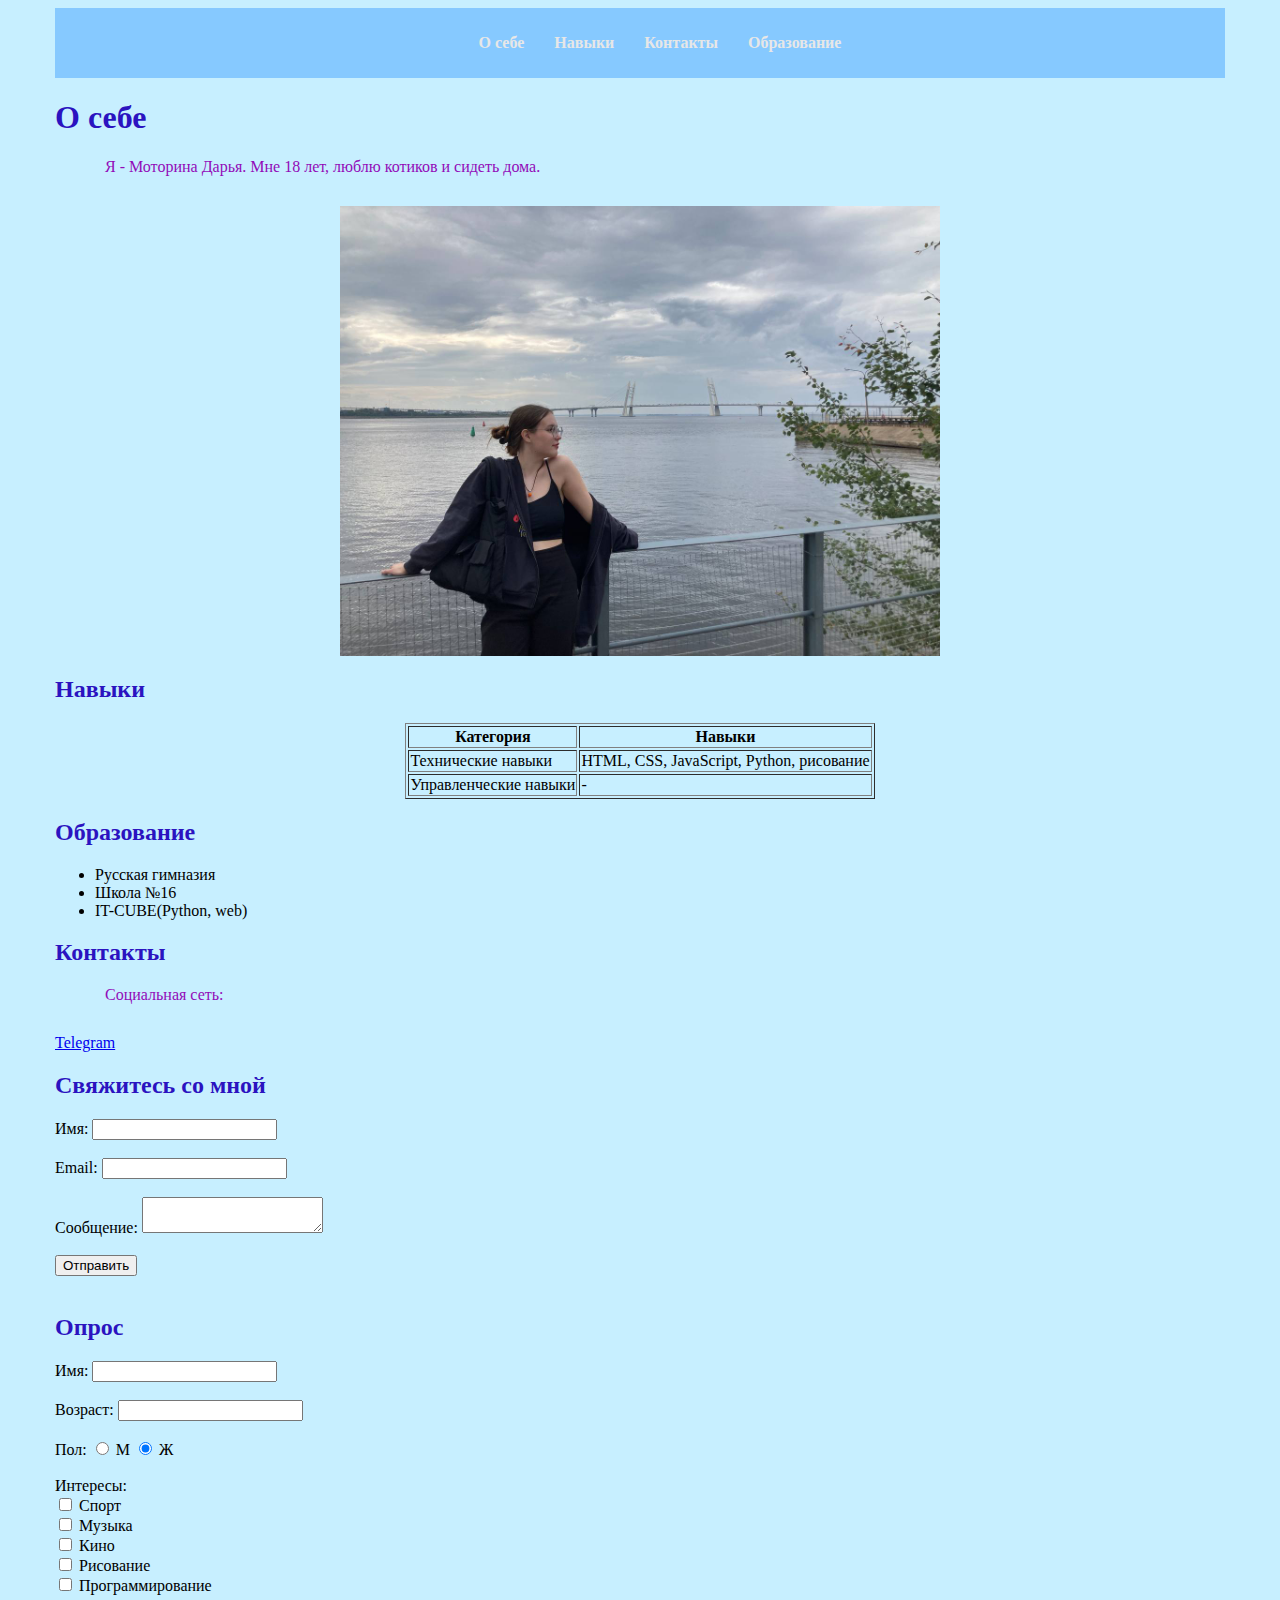
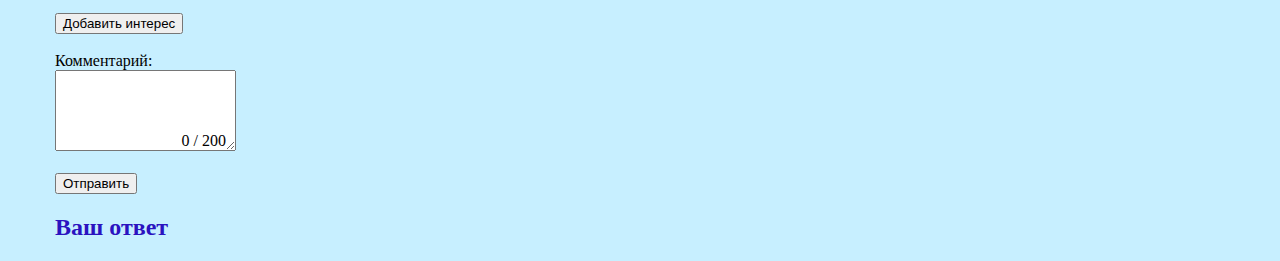
<file: веб-страница визитки — копия/index.html>
<!DOCTYPE html>
<html lang="ru">

<head>
    <meta charset="UTF-8">
    <meta name="viewport" content="width=device-width, initial-scale=1.0">
    <meta http-equiv="X-UA-Compatible" content="ie=edge">
    <title>Веб визитка</title>
    <link rel="stylesheet" href="styles/style.css">
</head>

<body>
    <div class="container">
        <nav>
            <ul>
                <li><a href="#блок1">О себе</a></li>
                <li><a href="#блок2">Навыки</a></li>
                <li><a href="#блок4">Контакты</a></li>
                <li><a href="#блок3">Образование</a></li>
            </ul>
        </nav>
        <h1 id="блок1">О себе</h1>
        <p class="text">Я - Моторина Дарья. Мне 18 лет, люблю котиков и сидеть дома.</p>
    </div>
    <div class="container">
        <img class="images" src="images/my_photo.jpg" alt="моя карсивая фотка" width="600px">
        <h2 id="блок2">Навыки</h2>
        <table border="1">
            <tr>
                <th>Категория</th>
                <th>Навыки</th>
            </tr>
            <tr>
                <td>Технические навыки</td>
                <td>HTML, CSS, JavaScript, Python, рисование</td>
            </tr>
            <tr>
                <td>Управленческие навыки</td>
                <td>-</td>
            </tr>
        </table>
        <h2 id="блок3">Образование</h2>
        <ul>
            <li>Русская гимназия</li>
            <li>Школа №16</li>
            <li>IT-CUBE(Python, web)</li>
        </ul>
        <h2 id="блок4">Контакты</h2>
        <p class="text">Сoциальная сеть:</p>
        <a href="https://web.telegram.org/a/" target="_blank">Telegram</a>

        <h2>Свяжитесь со мной</h2>
        <form id="feedbackForm">
            <label for="name">Имя:</label>
            <input type="text" id="name" name="name"><br><br>

            <label for="email">Email:</label>
            <input type="email" id="email" name="email"><br><br>

            <label for="message">Сообщение:</label>
            <textarea id="message" name="message"></textarea><br><br>

            <button type="submit">Отправить</button>
        </form>

        <br>

        <h2>Опрос</h2>
        <form id="otherForm">
            <label for="name">Имя:</label>
            <input type="text" id="otherName" name="name"><br><br>

            <label for="age">Возраст:</label>
            <input type="text" id="otherAge" name="age"><br><br>


            <label for="gender">Пол:</label>
            <input type="radio" id="gender" name="gender" value="Мужской">
            <label for="gender">М</label>

            <input type="radio" id="gender2" name="gender" value="Женский" checked>
            <label for="gender2">Ж</label><br><br>


            <label for="interests">Интересы:</label><br>

            <div class="interest">
                <label>
                    <input type="checkbox" class="interests" name="interests">
                     <span>Спорт</span>
                </label>
                <br>
                <label>
                    <input type="checkbox" class="interests" name="interests">
                    <span>Музыка</span>
                </label>
                <br>
                <label>
                    <input type="checkbox" class="interests" name="interests">
                    <span>Кино</span>
                </label>
                <br>
                <label>
                    <input type="checkbox" class="interests" name="interests">
                    <span>Рисование</span>
                </label>
                <br>
                <label>
                    <input type="checkbox" class="interests" name="interests">
                    <span>Программирование</span>
                </label>
                <br>
            </div>

            <br>
            <button class="buttonAddInterests">Добавить интерес</button><br><br>

            <div class="comment">
                <label for="message">Комментарий:</label><br>
                <textarea id="message" name="message" class="message" maxlength="200" rows="5"></textarea>
                <span class="counter-text">
                    <span class="counter-text__current">0</span>
                    /
                    <span class="counter-text__total">200</span>
                </span>

            </div>
            <br><br>

            <button type="submit" class="submit">Отправить</button>
        </form>

        <h2>Ваш ответ</h2>
        <div class="text-field" id="printBlock">
        </div>
    </div>


    <script src="js.js"></script>
</body>

</html>
</file>
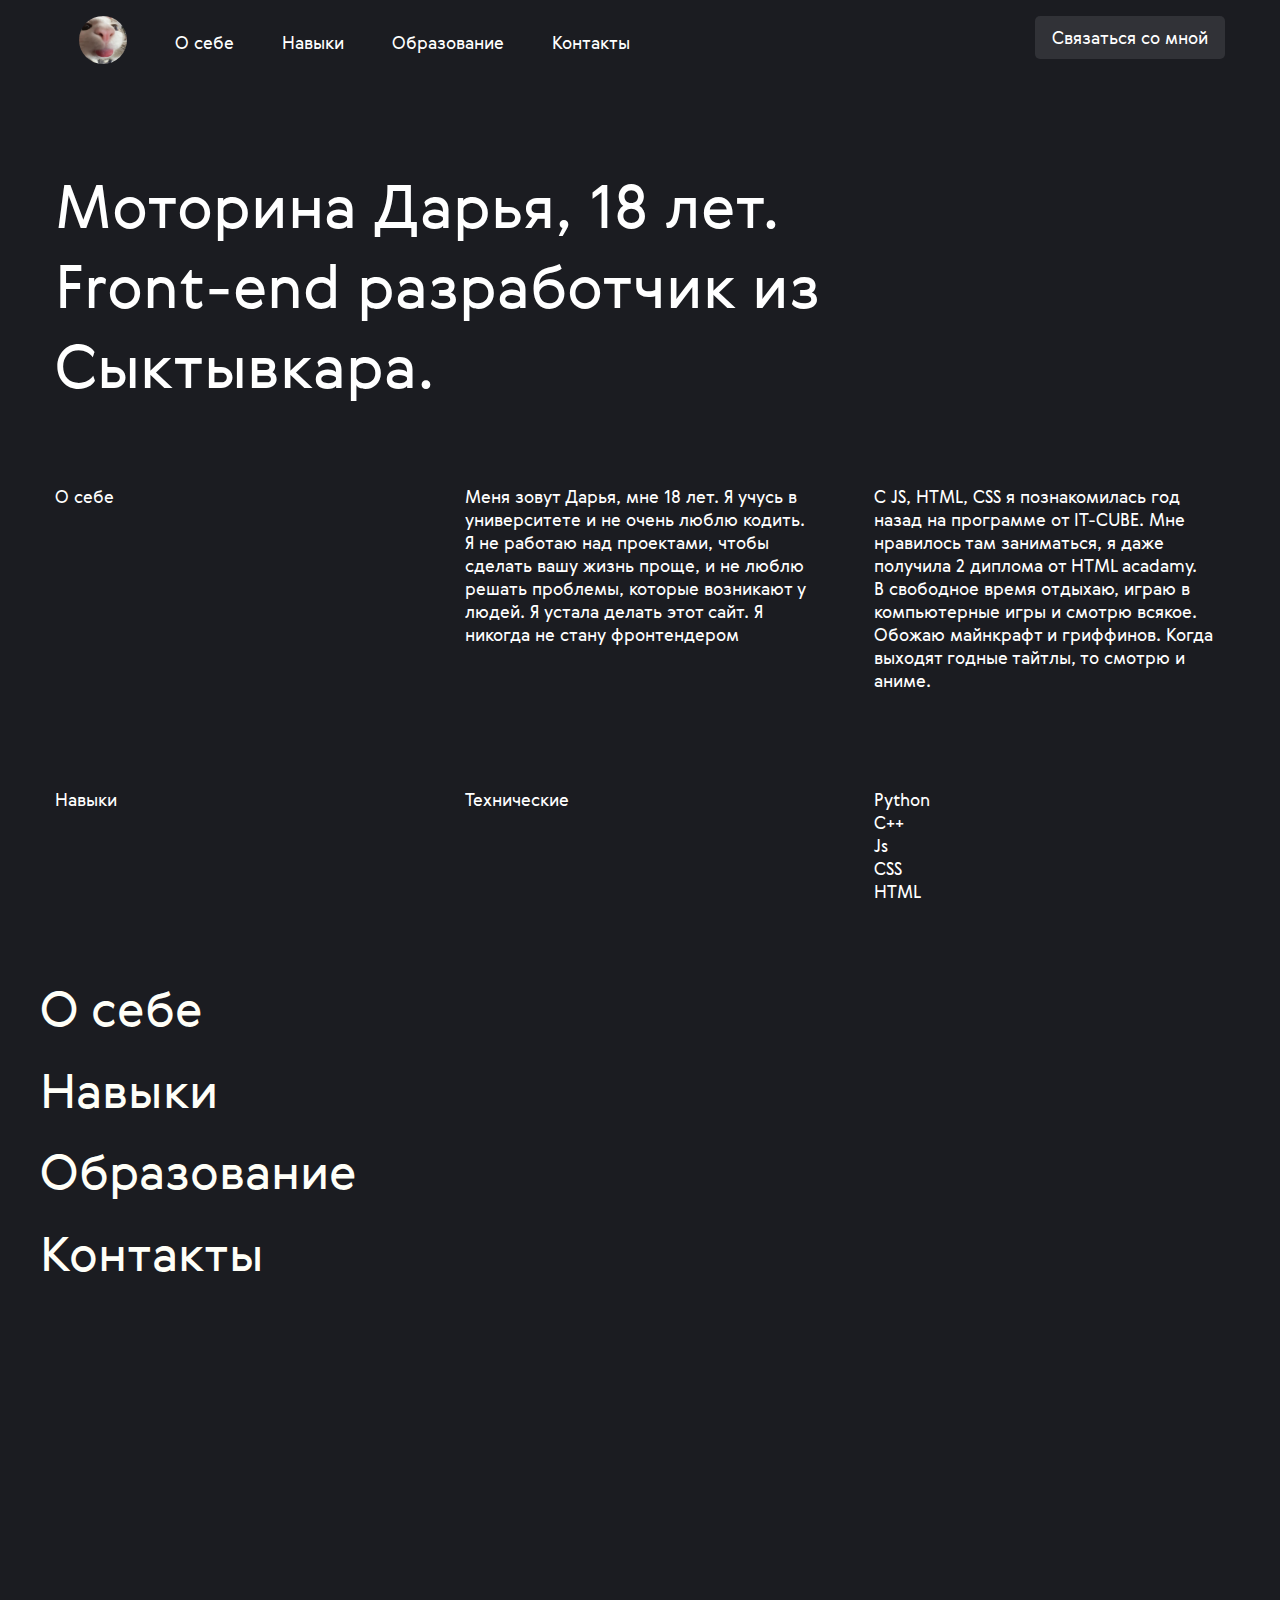
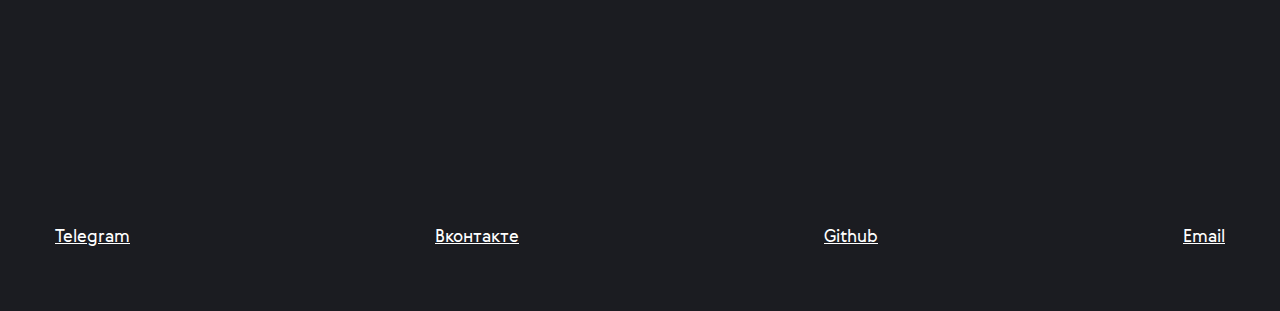
<file: Верстка веб-страницы по шаблону/index.html>
<!DOCTYPE html>
<html lang="ru">

<head>
    <meta charset="UTF-8">
    <meta name="viewport" content="width=device-width, initial-scale=1.0">
    <title>Веб страничка по шаблону</title>
    <link rel="stylesheet" href="styles/steles.css">
</head>

<body>
    <header>
        <div class="container">
            <nav>
                <div class="heder-menu">
                <ul>
                    <li><img src="images/Photo.jpg" alt="Иконка" class="icon"></li>
                    <li><a href="#О-себе">О себе</a></li>
                    <li><a href="#Навыки">Навыки</a></li>
                    <li><a href="#Образование">Образование</a></li>
                    <li><a href="#Контакты">Контакты</a></li>
                </ul>
            </div>
                <div class="heder-actions">
                    <img src="images/Photo.jpg" alt="Иконка" class="icon icon2">
                    <div class="header-btn">
                    <button onclick="window.location.href = '#questions';"
                        class="contact-me heder-book-botton ">Связаться со мной</button>
                    <button class="menu-button button" id="mobile-menu-btn" type="button">
                        <svg class="svgClose" width="20.000000" height="12.000000" viewBox="0 0 20 12" fill="none">
                            <path id="vector"
                                d="M0 0L20 0L20 2L0 2L0 0ZM0 5L20 5L20 7L0 7L0 5ZM0 10L20 10L20 12L0 12L0 10Z"
                                fill="#FFFFF8" fill-opacity="1.000000" fill-rule="evenodd" />
                        </svg>
                        <svg class="svgOpen" width="15.556396" height="15.556351" viewBox="0 0 15.5564 15.5564"
                            fill="none">
                            <path id="vector"
                                d="M7.77 6.36L1.41 0L0 1.41L6.36 7.77L0 14.14L1.41 15.55L7.77 9.19L14.14 15.55L15.55 14.14L9.19 7.77L15.55 1.41L14.14 0L7.77 6.36Z"
                                fill="#FFFFF8" fill-opacity="1.000000" fill-rule="nonzero" />
                        </svg>
                    </button>
                </div>
                </div>
            </nav>
        </div>
    </header>
    <main>
        <div class="container">
            <h1>Моторина Дарья, 18 лет.
                Front-end разработчик 
                из Сыктывкара. <br>
            </h1>
            <div class="about-myself">
                <div class="section1">
                    <p id="О-себе">О себе</p>
                </div>
                <div class="section">
                    <p>Меня зовут Дарья, мне 18 лет. Я учусь в
                        университете и не очень люблю кодить. Я не работаю над
                        проектами, чтобы сделать вашу жизнь проще, и
                        не люблю решать проблемы, которые возникают у
                        людей. Я устала делать этот сайт. Я никогда не стану фронтендером</p>
                </div>
                <div class="section">
                    <p>С JS, HTML, CSS я познакомилась год назад на программе от IT-CUBE.
                        Мне нравилось там заниматься, я даже получила 2 диплома от HTML acadamy.
                        <br>
                        В свободное время отдыхаю, играю в компьютерные игры и смотрю всякое.
                        Обожаю майнкрафт и гриффинов. Когда выходят годные тайтлы, то смотрю и аниме.
                    </p>
                </div>
            </div>
            <div class="skills">
                <div class="section1">
                    <p id="Навыки">Навыки</p>
                </div>
                <div class="section">
                    <p>Технические</p>
                </div>
                <div class="section">
                    <ul>
                        <li>Python</li>
                        <li>C++</li>
                        <li>Js</li>
                        <li>CSS</li>
                        <li>HTML</li>
                    </ul>
                </div>
                <div class="section1">

                </div>
                <div class="section">
                    <p>Софтовые</p>
                </div>
                <div class="section">
                    <ul>
                        <li>Умение слушать</li>
                        <li>Компромиссная</li>
                        <li>Неумение говорить</li>
                        <li>СДВГ</li>
                    </ul>
                </div>
            </div>
            <div class="skills2">
                <div class="section1">
                    <p id="Навыки">Навыки</p>
                </div>
                <div class="section"></div>
                <div class="section">
                    <p>Технические</p>
                </div>
                <div class="section">
                    <ul>
                        <li>Python</li>
                        <li>C++</li>
                        <li>Js</li>
                        <li>CSS</li>
                        <li>HTML</li>
                    </ul>
                </div>
                <div class="section">
                    <p>Софтовые</p>
                </div>
                <div class="section">
                    <ul>
                        <li>Умение слушать</li>
                        <li>Компромиссная</li>
                        <li>Неумение говорить</li>
                        <li>СДВГ</li>
                    </ul>
                </div>
            </div>

            <div class="education">
                <div class="section1">
                    <p id="Образование">Образование</p>
                </div>
                <div class="section information">
                    <p>Учебное заведение</p>
                    <h2>СГУ им. Питирима Сорокина</h2>
                    <p>Направление</p>
                    <h2>Прикладная информатика</h2>
                    <p>Год окончания</p>
                    <h2>2028</h2>
                </div>
            </div>
            <div class="education2">
                <div class="section1">
                    <p id="Образование">Образование</p>
                </div>
                <div class="section information">
                    <p>Учебное заведение</p>
                    <h2>СГУ им. Питирима Сорокина</h2>
                    <p>Направление</p>
                    <h2>Прикладная информатика</h2>
                    <p>Год окончания</p>
                    <h2>2028</h2>
                </div>
            </div>


            <div class="questions">
                <div class="section1" id="questions">
                    <p>Остались вопросы?</p>
                </div>


                <div class="form-questions section">
                    <form action="">
                        <div class="input-containers">
                            <div class="input-container">
                                <div class="input-content">
                                    <input id="name" class="floating-input" type="text" placeholder=" ">
                                    <label class="floating-label" for="name">Имя</label>
                                    <p id="name-error"></p>
                                </div>
                            </div>

                            <div class="input-container">
                                <div class="input-content">
                                    <input id="tg" class="floating-input" type="text" placeholder=" ">
                                    <label class="floating-label" for="tg">Телеграм</label>
                                    <p id="tg-error"></p>
                                </div>
                            </div>
                        </div>

                        <div class="input-container-comment">
                            <div class="input-content">
                                <textarea id="comment" class="floating-input" type="text" placeholder=" "></textarea>
                                <label class="floating-label" for="comment">Сообщение</label>
                                <p id="comment-error"></p>
                            </div>
                        </div>

                        <button class="contact-me form-button" onclick="validateForm()">
                            Связаться со мной
                        </button>
                        <p id="success-message" class="success-message" style="display: none;">Форма успешно отправлена!
                        </p>

                    </form>
                </div>
            </div>
        </div>
    </main>
    <footer>
        <div class="container">
            <ul id="Контакты">
                <li><a href="https://t.me/darina_planck">Telegram</a></li>
                <li><a href="https://vk.com/darina_planck">Вконтакте</a></li>
                <li><a href="https://github.com/darina-planck">Github</a></li>
                <li><a href="mailto:dasamotorina2@gmail.com">Email</a></li>
            </ul>
        </div>
    </footer>

    <div id="menu" class="mob-menu ">
        <nav>
            <ul class="mob-menu-list">
                <li class="mob-menu-item">
                    <a href="#about" class="mob-menu-link">О себе</a>
                </li>
                <li class="mob-menu-item">
                    <a href="#skills" class="mob-menu-link">Навыки</a>
                </li>
                <li class="mob-menu-item">
                    <a href="#education" class="mob-menu-link">Образование</a>
                </li>
                <li class="mob-menu-item">
                    <a href="#contacts" class="mob-menu-link">Контакты</a>
                </li>
            </ul>
        </nav>
    </div>

    <script src="js.js"></script>
</body>

</html>
</file>
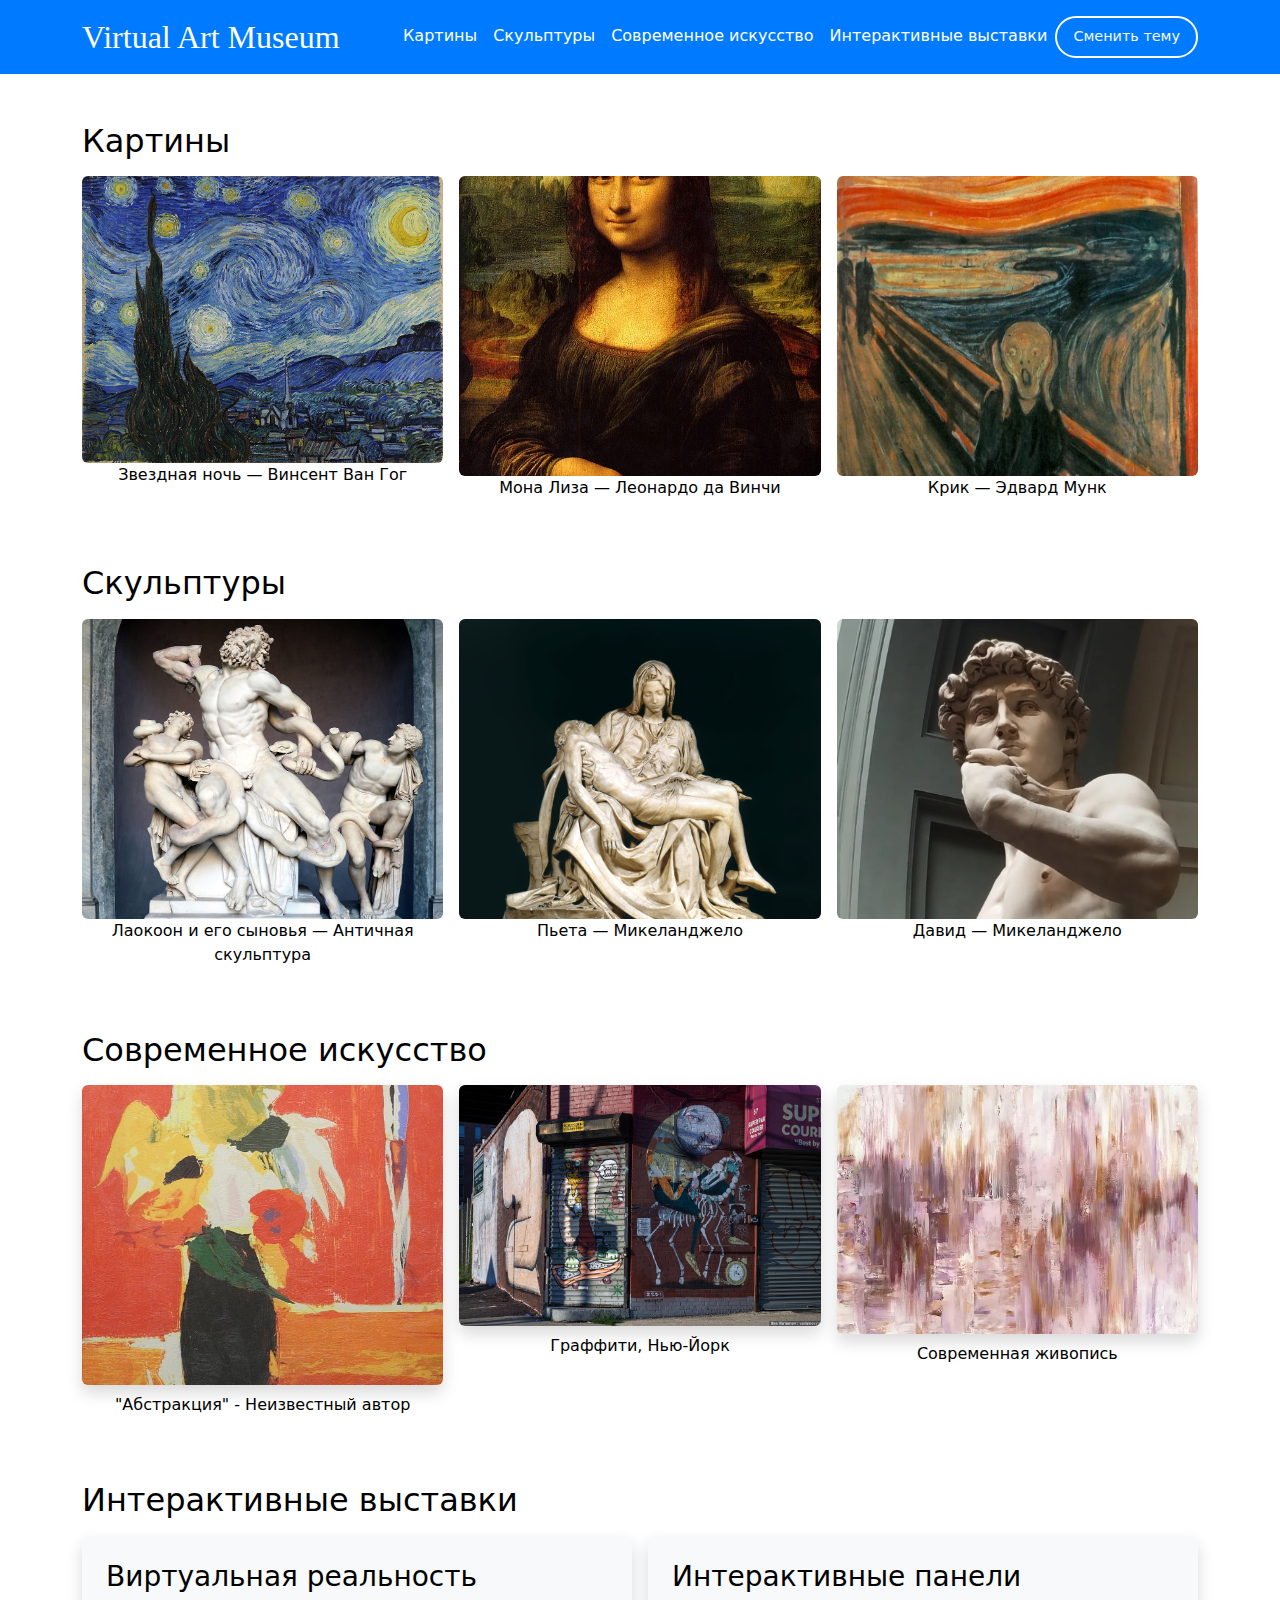
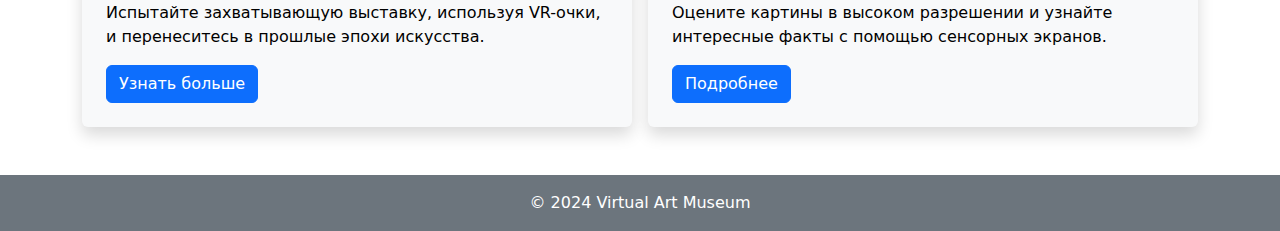
<file: сайт с оптимизацией/index.html>
<!DOCTYPE html>
<html lang="en">

<head>
    <meta charset="UTF-8">
    <meta name="viewport" content="width=device-width, initial-scale=1.0">
    <title>Virtual Art Museum</title>
    <!-- Bootstrap CSS -->
    <link href="https://cdn.jsdelivr.net/npm/bootstrap@5.3.2/dist/css/bootstrap.min.css" rel="stylesheet">
    <link href="styles.css" rel="stylesheet">
</head>

<body data-theme="light">
    <!-- Header -->
    <header class="bg-primary">
        <nav class="navbar navbar-expand-lg navbar-dark">
            <div class="container">
                <a class="navbar-brand navbrand" href="#">Virtual Art Museum</a>
                <button class="navbar-toggler" type="button" data-bs-toggle="collapse" data-bs-target="#navbarNav"
                    aria-controls="navbarNav" aria-expanded="false" aria-label="Toggle navigation">
                    <span class="navbar-toggler-icon"></span>
                </button>
                <div class="collapse navbar-collapse" id="navbarNav">
                    <ul class="navbar-nav ms-auto">
                        <li class="nav-item">
                            <a class="nav-link" href="#paintings">Картины</a>
                        </li>
                        <li class="nav-item">
                            <a class="nav-link" href="#sculptures">Скульптуры</a>
                        </li>
                        <li class="nav-item">
                            <a class="nav-link" href="#modern-art">Современное искусство</a>
                        </li>
                        <li class="nav-item">
                            <a class="nav-link" href="#interactive-exhibits">Интерактивные выставки</a>
                        </li>
                        <li class="nav-item">
                            <button id="themeToggle" class="btn btn-outline-light theme-toggle-btn">Сменить
                                тему</button>
                        </li>
                    </ul>
                </div>
            </div>
        </nav>
    </header>



    <!-- Main Content -->
    <main class="container my-5">
        <!-- Картины -->
        <section id="paintings" class="mb-5">
            <h2 class="mb-3">Картины</h2>
            <div class="row g-3 ">
                <div class="col-md-4 painting">
                    <figure class="text-center">
                        <picture>
                            <source srcset="images/starry_night.webp" type="image/webp">
                            <source srcset="images/starry_night.jpg" type="image/jpeg">
                            <img src="images/starry_night.jpg" alt="Starry Night" class="img-fluid rounded">
                        </picture>
                        <figcaption>Звездная ночь — Винсент Ван Гог</figcaption>
                    </figure>
                </div>
                <div class="col-md-4 painting">
                    <figure class="text-center">
                        <picture>
                            <source srcset="images/Mona_Lisa.webp" type="image/webp">
                            <source srcset="images/Mona_Lisa.jpg" type="image/jpeg">
                            <img src="images/mona_lisa.jpg" alt="Mona Lisa" class="img-fluid rounded">
                        </picture>
                        <figcaption>Мона Лиза — Леонардо да Винчи</figcaption>
                    </figure>
                </div>
                <div class="col-md-4 painting">
                    <figure class="text-center">
                        <picture>
                            <source srcset="images/the_scream.webp" type="image/webp">
                            <source srcset="images/the_scream.jpg" type="image/jpeg">
                            <img src="images/the_scream.jpg" alt="The Scream" class="img-fluid rounded">
                        </picture>
                        <figcaption>Крик — Эдвард Мунк</figcaption>
                    </figure>
                </div>
            </div>
        </section>

        <!-- Скульптуры -->
        <section id="sculptures" class="mb-5">
            <h2 class="mb-3">Скульптуры</h2>
            <div class="row g-3">
                <div class="col-md-4">
                    <figure class="text-center">
                        <img src="images/laocoon_and_his_sons.jpg"
                            alt="Laocoön Group" class="img-fluid rounded">
                        <figcaption>Лаокоон и его сыновья — Античная скульптура</figcaption>
                    </figure>
                </div>
                <div class="col-md-4">
                    <figure class="text-center">
                        <img src="images/michelangelo.jpg"
                            alt="Pieta by Michelangelo" class="img-fluid rounded">
                        <figcaption>Пьета — Микеланджело</figcaption>
                    </figure>
                </div>
                <div class="col-md-4">
                    <figure class="text-center">
                        <img src="images/david.webp"
                            alt="David by Michelangelo" class="img-fluid rounded">
                        <figcaption>Давид — Микеланджело</figcaption>
                    </figure>
                </div>
            </div>
        </section>


        <!-- Современное искусство -->
        <section id="modern-art" class="mb-5">
            <h2 class="mb-3">Современное искусство</h2>
            <div class="row g-3">
                <div class="col-md-4">
                    <img src="images/abstrakcia.jpg" alt="Abstract Art 1"
                        class="img-fluid rounded shadow">
                    <p class="text-center mt-2">"Абстракция" - Неизвестный автор</p>
                </div>
                <div class="col-md-4">
                    <img src="images/graffiti.jpg"
                        alt="Street Art" class="img-fluid rounded shadow">
                    <p class="text-center mt-2">Граффити, Нью-Йорк</p>
                </div>
                <div class="col-md-4">
                    <img src="images/jivopis.webp"
                        alt="Modern Painting" class="img-fluid rounded shadow">
                    <p class="text-center mt-2">Современная живопись</p>
                </div>
            </div>
        </section>

        <!-- Интерактивные выставки -->
        <section id="interactive-exhibits" class="mb-5">
            <h2 class="mb-3">Интерактивные выставки</h2>
            <div class="row g-3">
                <div class="col-md-6">
                    <div class="bg-light p-4 rounded shadow interactive">
                        <h3>Виртуальная реальность</h3>
                        <p>Испытайте захватывающую выставку, используя VR-очки, и перенеситесь в прошлые эпохи
                            искусства.</p>
                        <button class="btn btn-primary">Узнать больше</button>
                    </div>
                </div>
                <div class="col-md-6">
                    <div class="bg-light p-4 rounded shadow interactive">
                        <h3>Интерактивные панели</h3>
                        <p>Оцените картины в высоком разрешении и узнайте интересные факты с помощью сенсорных экранов.
                        </p>
                        <button class="btn btn-primary">Подробнее</button>
                    </div>
                </div>
            </div>
        </section>
    </main>

    <!-- Footer -->
    <footer class="bg-secondary text-white py-3">
        <div class="container text-center">
            &copy; 2024 Virtual Art Museum
        </div>
    </footer>

    <!-- Bootstrap JS -->
    <script src="https://cdn.jsdelivr.net/npm/bootstrap@5.3.2/dist/js/bootstrap.bundle.min.js"></script>

    <!-- Custom JS -->
    <script>
        document.getElementById('themeToggle').addEventListener('click', () => {
            const body = document.body;
            const currentTheme = body.getAttribute('data-theme');
            const newTheme = currentTheme === 'dark' ? 'light' : 'dark';
            body.setAttribute('data-theme', newTheme);
        });

    </script>
</body>

</html>
</file>
<file: веб-страница визитки — копия/styles/style.css>
html {
    scroll-behavior: smooth;
}

body {
    background-color: #c7efff;
}

.container {
    margin: 0 auto;
    max-width: 1170px;
    max-height: auto;
}

h1,
h2 {
    color: #2b13c0;
}

/* p {
    margin-top: -18px;
    margin-left: 23px;
    margin-bottom: -18px;
} */

.text {
    color: #920bb8;
    margin-left: 50px;
    margin-bottom: 30px;
}

table {
    margin: 0 auto;
}

nav {
    background-color: #86c9ff;
    padding: 10px 0;
}

nav ul {
    list-style-type: none;
    display: flex;
    justify-content: center;
}

nav ul li {
    margin: 0 15px;
}

nav ul li a {
    color: #e7e7e7;
    text-decoration: none;
    font-weight: bold;
}

.images {
    display: block;
    margin-left: auto;
    margin-right: auto
}

.comment {
    position: relative;
    display: inline-block;
}

.counter-text {
    position: absolute;
    right: 10px;
    bottom: 5px;
}
</file>
<file: Верстка веб-страницы по шаблону/styles/steles.css>
:root {
    --Black: rgb(27 28 33);
    --White: rgb(255 255 248);
    --Red: rgb(255 29 46);
    --White-50: rgb(255 255 248 / 0.5);
    --Border-20: rgb(255 255 248 / 0.2);
    --Border-40: rgb(255 255 248 / 0.4);
    --Green: rgb(62 136 91);
    --Green-hover: rgb(55 114 79);
    --Tonal: rgb(49 50 55);
    --Tonal-hover: rgb(73 73 76);
    --border-radius: 4px;
    --border: 1px solid var(--Border-20);
    --font-family-base: 'Gerbera', sans-serif;
    --R-48: normal normal normal normal 48px/57.6px var(--font-family-base);
    --R-24: normal normal normal normal 24px/28.8px var(--font-family-base);
    --R-16: normal normal normal normal 16px/20.8px var(--font-family-base);
    --H-1: normal normal normal normal 106px/95.4px var(--font-family-base);
    --mob-page-title: normal normal normal normal 40px/44px var(--font-family-base);
    --input-height: 48px;
    --container-width: 1200px;
    --transition-duration: 0.2s;
    --input-padding: 13px 16px 14px 16px;
    --block-width: 32.4%;
}

* {
    padding: 0px;
    margin: 0px;
}

a,
a:link,
a:visited {
    text-decoration: none;
    color: #fff;
}

a:hover {
    text-decoration: none;
    color: #fff;
}

ul {
    list-style-type: none;
}

body {
    color: #fff;
    background: #1B1C21;
    font-size: 17px;
    font-family: "Gerbera";
}

.container {
    margin: 0 auto;
    max-width: 1170px;
    min-width: 1170px;

}
header {
    position: sticky;
    z-index: 100;
    top: 0;
    background-color: #1B1C21;
}

nav {
    margin-bottom: 80px;
    padding: 16px 0;
    display: flex;
    flex-direction: row;
    justify-content: space-between;
    align-content: center;
}

.icon {
    width: 48px;
    height: 48px;
    border-radius: 50%;
}
.icon2{
    display: none;
}

nav ul {
    list-style-type: none;
    display: flex;
    justify-content: start;
}

nav ul li {
    color: #fff;
    margin: 0 24px;
    align-content: center;
}

.contact-me {
    border: none;
    border-radius: 5px;
    text-decoration: none;
    color: white;
    background: #313237;
    padding: 10px 17px;
    font-family: "Gerbera";
    font-size: 17px;
}

.contact-me:hover {
    background: #49494C;
    cursor: pointer;
}
.menu-button {
    display: none;
    background-color: var(--Tonal);
    width: 48px;
    justify-content: center;
    align-items: center;
}
.button {
    width: 186px;
    height: 48px;
    border: none;
    border-radius: var(--border-radius);
    align-items: center;
    color: var(--White);
    font-size: var(--R-16);
}

.menu-button:hover {
    background-color: var(--Tonal-hover);
}

.svgOpen {
    display: none;

}

.svgClose {
    display: inline;
}

h1 {
    font-size: 60px;
    font-family: "Gerbera";
    margin-bottom: 80px;
    font-weight: 400;
    width: 75%;
}

h2 {
    font-size: 25px;
    font-weight: 400;
    margin-bottom: 16px;
}

.about-myself {
    display: flex;
    flex-wrap: wrap;
    justify-content: space-between;
    margin-bottom: 80px;
}

.section {
    width: 30%;
    justify-self: start;
    margin-bottom: 16px;
    margin-left: 16px;
}

.section1 {
    width: 30%;
}

.skills {
    display: flex;
    flex-wrap: wrap;
    justify-content: space-between;
    margin-bottom: 64px;
}

.skills2 {
    display: none;
}

.education {
    display: flex;
    flex-wrap: wrap;
    justify-content: space-between;
    margin-bottom: 80px;
}
.education>.section1{
    flex:1;
}
.education>.section{
    flex:2;
    padding: 16px;
}
.education2{
    display: none;
}
.information p {
    color: #8D8D8C;
}

.questions {
    display: flex;
    margin-bottom: 80px;
    flex-wrap: nowrap;
    justify-content: flex-start;
}
.form-questions{
    width: 70%;
    margin-left: 5rem;
}

.input-containers {
    display: flex;
    gap:8px;
}

input {
    box-sizing: border-box;
    border: 1px solid var(--Border-20);
    background: none;
    color: var(--White);
    border-radius: var(--border-radius);
    height: 48px;
}

textarea {
    box-sizing: border-box;
    border: 1px solid var(--Border-20);
    background: none;
    color: var(--White);
    border-radius: var(--border-radius);
    resize: none;
}

.input-container {
    display: inline-block;
    width: 48.6%;
    height: 48px;
    margin-bottom: 26px;
    flex: 1;
}

.input-content {
    position: relative;
    width: 100%;
    height: 100%;
    transition: 0.2s ease all;
}

.input-content>p {
    position: absolute;
    font-size: 12px;
    top: 44px;
    margin: 0;
    color: var(--Red);

}

#comment-error {
    top: 140px;
}

.floating-label {
    color: var(--White-50);
    position: absolute;
    background-color: var(--Black);
    left: 16px;
    top: 13px;
    transition: 0.2s ease all;
    box-sizing: border-box;
}

.floating-input {
    font-size: 16px;
    display: block;
    width: 100%;
    height: 100%;
    padding: 13px 16px 14px 16px;
    color: var(--White);
    border: 1px solid var(--Border-20);
    border-radius: var(--border-radius);
    box-sizing: border-box;
}

.floating-input:focus {
    outline: none;
}

.floating-input:focus~.floating-label {
    box-sizing: content-box;
    padding-left: 6px;
    padding-right: 6px;
    top: -12px;
    left: 10px;
    font-size: 13px;
}

.input-container-comment {
    display: flex;
    width: 100%;
    height: 144px;
    margin-right: 8px;
    margin-bottom: 16px;
}

.floating-input:not(:placeholder-shown)~.floating-label {
    padding-left: 6px;
    padding-right: 6px;
    top: -12px;
    left: 10px;
    font-size: 13px;
}

.floating-input:hover {
    border-color: var(--Border-40);
}

button.form-button {
    background-color: var(--Green);
}

button.form-button:hover {
    background-color: var(--Green-hover);
}

.noShow {
    display: none;
}

.show {
    display: block;
}

.red {
    color: #FF312E;
}

.green {
    background-color: #3E885B;
    margin-left: 40px;
}

.green:hover {
    background: #37724F;
    box-shadow: none;
    cursor: pointer;
}

footer {
    margin-bottom: 48px;
    display: flex;
    padding: 16px 0;
    flex-direction: row;
    justify-content: space-between;

}

footer ul {
    display: flex;
    justify-content: space-between;
}

footer ul li {
    text-decoration: underline;
}

/* ---------Адаптивность----------- */
@media (max-width: 1200px) {
    .container {
        box-sizing: border-box;
        padding-inline: 16px;
        min-width: 412px;
        
    }
}

@media (max-width: 700px) {
    .container{
        max-width: 700px;
    }
    h1 {
        font-size: 40px;
        width: 90%;
    }
    p {
        font-size: 17px;
    }
    main {
        gap: 64px;
    }

    header {
        margin-bottom: 0;
        position: sticky;

    }
    .heder-actions{
        display: flex;
        flex-direction: row;
        justify-content: space-between;
        width: 100%;
    }
    .icon2{
        display: block;
    }
    .heder-menu {
        display: none;
    }
    .header-btn{
        display: flex;
        flex-direction: row;
        justify-content: space-between;
        width: 63%;
    }
    #О-себе {
        margin-bottom: 16px;
    }
    .section{
        margin: 0;
        margin-bottom: 16px;
    }
    .menu-button {
        display: flex;
        background-color: var(--Tonal);
        width: 48px;
    }
    .about-myself {
        flex-direction: column;
        margin: 10px 0;
        padding: 0;
    }

    .about-myself>* {
        width: 100%;
    }

    .skills2 {
        display: grid;
        grid-template-columns: 50% 50%;
        gap: 16px 16px;
        margin-top: 64px;
    }
    .skills {
        display: none;
    }
    .education{
        display: none;
    }
    .education2 {
        display: flex;
        flex-direction: column;
        margin-top: 64px;
        margin-bottom: 64px;
    }
    .education2>.section{
        width: 100%; 
    }
    .education2>.information>p{
        padding-top: 16px;
    }

    .questions {
        display: flex;
        flex-direction: column;
        margin-bottom: 32px;
    }
    .questions>.section1{
        width: 100%;
        margin-bottom: 32px;
    }
    .form-button {
        width: 100%;
    }
    .form-questions {
        display: flex;
        width: 100%;
    }

    .input-container {
        width: 100%;
        margin-bottom: 16px;
    }
    input {
        width: 100%;
    }
}


@keyframes menuClose {
    from {
        top: 80px;
    }

    to {
        top: 100vh;
    }
}

@keyframes menuOpen {
    from {
        top: 100vh;
    }

    to {
        top: 80px;
    }
}

.mob-menu {

    position: fixed;
    z-index: 100;
    top: 100vh;
    background-color: var(--Black);
    width: 100%;
    height: calc(100% - 80px);
}

ul.mob-menu-list {
    display: flex;
    flex-direction: column;
    justify-content: space-between;
    align-items: start;
    gap: 24px;
    padding-top: 64px;
    padding-left: 16px;
    margin: 0;
}

ul.mob-menu-list li {
    list-style-type: none;
}

.mob-menu-list a {
    font: var(--R-48);
    text-decoration: none;
    color: var(--White);
}

@font-face {
    /* // название шрифта(чтобы не запутаться лучше указать название папки со шрифтом)  */
    font-family: "Gerbera";
    /* // адрес шрифта и тип  */
    src: url("fonts/Gerbera.otf") format("truetype");
    font-style: normal;
    font-weight: normal;
}
</file>
<file: сайт с оптимизацией/styles.css>
:root {
    --background-color: #ffffff;
    --text-color: #000000;
}
.yuji-mai-regular {
    font-family: "Yuji Mai", serif;
    font-weight: 400;
    font-style: normal;
  }
  
[data-theme="dark"] {
    --background-color: #121212;
    --text-color: #ffffff;
}
.navbrand{
    font-family: "Yuji Mai";
    font-size: 2em;

}
body {
    background-color: var(--background-color);
    color: var(--text-color);
    transition: background-color 0.3s, color 0.3s;
}

/* Светлая тема */
.navbar {
    background-color: #007bff;
    color: #fff;
    transition: background-color 0.3s, color 0.3s;
}

.navbar .nav-link {
    color: #ffffff;
    transition: color 0.3s;
}

.navbar .nav-link:hover {
    color: #dcdcdc;
}

[data-theme="dark"] .navbar {
    background-color: #222;
    color: #ddd;
}

[data-theme="dark"] .nav-link {
    color: #ddd;
}

[data-theme="dark"] .nav-link:hover {
    color: #ffffff;
}

.theme-toggle-btn {
    border: 2px solid #fff;
    border-radius: 50px;
    padding: 0.5rem 1rem;
    background-color: transparent;
    font-size: 0.9rem;
    transition: background-color 0.3s, color 0.3s, transform 0.2s;
}

[data-theme="dark"] .theme-toggle-btn {
    border-color: #ccc;
    background-color: #333;
    color: #fff;
}

.theme-toggle-btn:active {
    transform: scale(0.95);
    background-color: #444;
    color: #ddd;
}

.bg-light {
    background-color: #f8f9fa;
    color: #000;
    transition: background-color 0.3s ease, color 0.3s ease;
}

[data-theme="dark"] .bg-light {
    color: #000000;
    transition: background-color 0.3s ease, color 0.3s ease;
}

[data-theme="dark"] .btn-primary {
    background-color: #043f7f;
    color: #fff;
    border-color: #0056b3;
}
img.img-fluid {
    width: 100%; /* Чтобы сохранить адаптивность */
    max-height: 300px; /* Задайте фиксированную высоту */
    object-fit: cover; /* Обеспечивает аккуратное кадрирование */
}
</file>
